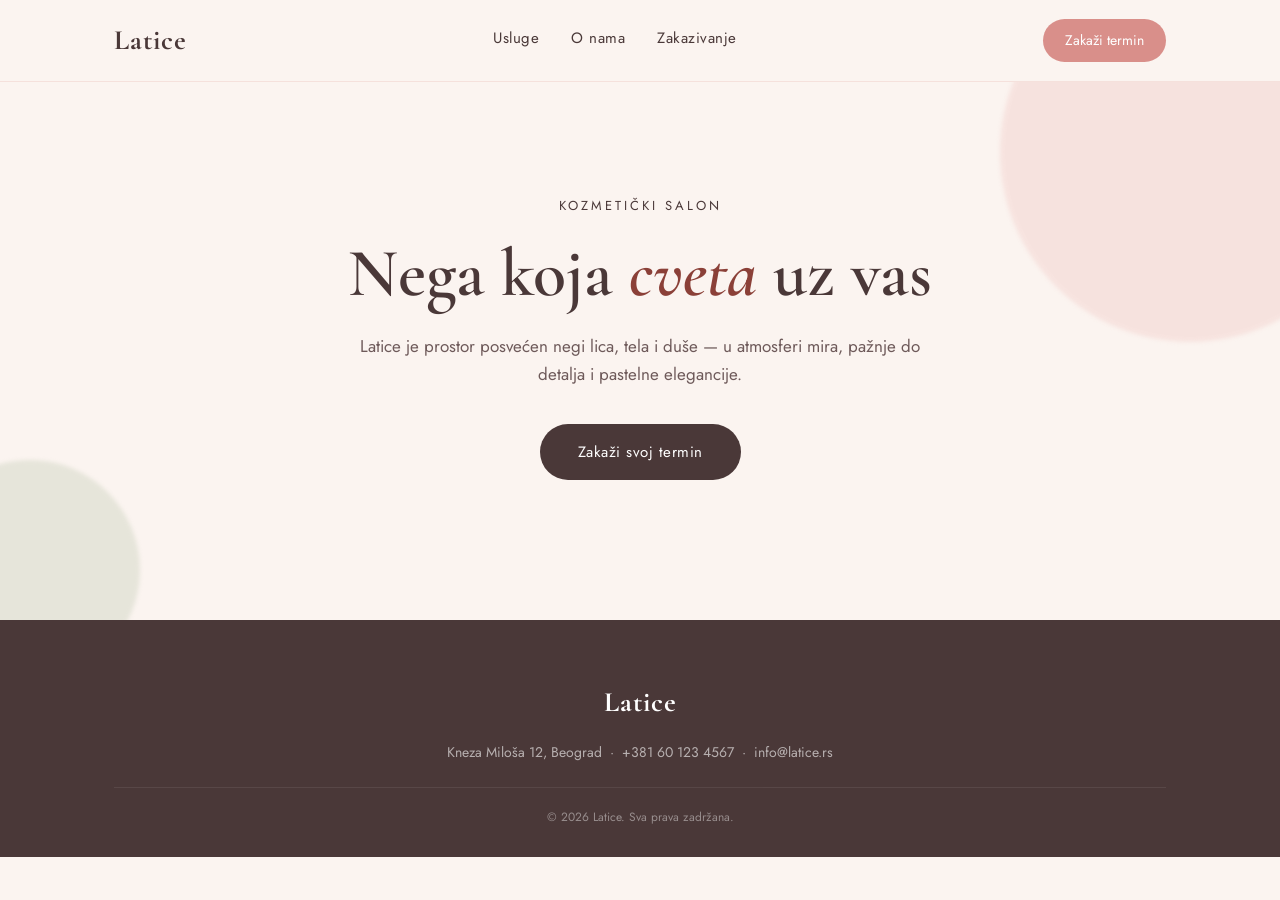
<file: index.html>
<!DOCTYPE html>
<html lang="sr">
<head>
<meta charset="UTF-8">
<meta name="viewport" content="width=device-width, initial-scale=1.0">
<meta name="color-scheme" content="light only">
<meta name="description" content="Latice — kozmetički salon sa online zakazivanjem. Nega lica, masaža tela, manikir i pedikir.">
<title>Latice — Kozmetički salon | Početna</title>
<link rel="preconnect" href="https://fonts.googleapis.com">
<link href="https://fonts.googleapis.com/css2?family=Cormorant+Garamond:wght@400;500;600;700&family=Jost:wght@300;400;500;600&display=swap" rel="stylesheet">
<link rel="stylesheet" href="style.css">
</head>
<body>

<nav>
  <div class="container">
    <a href="index.html" class="logo" style="text-decoration:none;">Latice</a>

    <div class="nav-links">
      <a href="usluge.html">Usluge</a>
      <a href="o-nama.html">O nama</a>
      <a href="zakazivanje.html">Zakazivanje</a>
    </div>

    <a href="zakazivanje.html" class="btn-nav">Zakaži termin</a>

    <button class="mobile-menu-btn" id="mobileMenuBtn" onclick="toggleMobileMenu()" aria-label="Otvori meni">
      <span></span>
      <span></span>
      <span></span>
    </button>
  </div>

  <div class="mobile-menu" id="mobileMenu">
    <a href="usluge.html">Usluge</a>
    <a href="o-nama.html">O nama</a>
    <a href="zakazivanje.html">Zakazivanje</a>
    <a href="zakazivanje.html" class="mobile-booking">Zakaži termin</a>
  </div>
</nav>
<section class="hero">
  <div class="hero-blob blob1"></div>
  <div class="hero-blob blob2"></div>
  <div class="container hero-content">
    <span class="eyebrow">Kozmetički salon</span>
    <h1>Nega koja <em>cveta</em> uz vas</h1>
    <p>Latice je prostor posvećen negi lica, tela i duše — u atmosferi mira, pažnje do detalja i pastelne elegancije.</p>
    <a href="zakazivanje.html" class="btn-primary">Zakaži svoj termin</a>
  </div>
</section>

<footer>
  <div class="container">
    <div class="logo">Latice</div>
    <p>Kneza Miloša 12, Beograd &nbsp;·&nbsp; +381 60 123 4567 &nbsp;·&nbsp; info@latice.rs</p>
    <div class="foot-bottom">© 2026 Latice. Sva prava zadržana.</div>
  </div>
</footer>

<script src="script.js"></script>
</body>
</html>
</file>
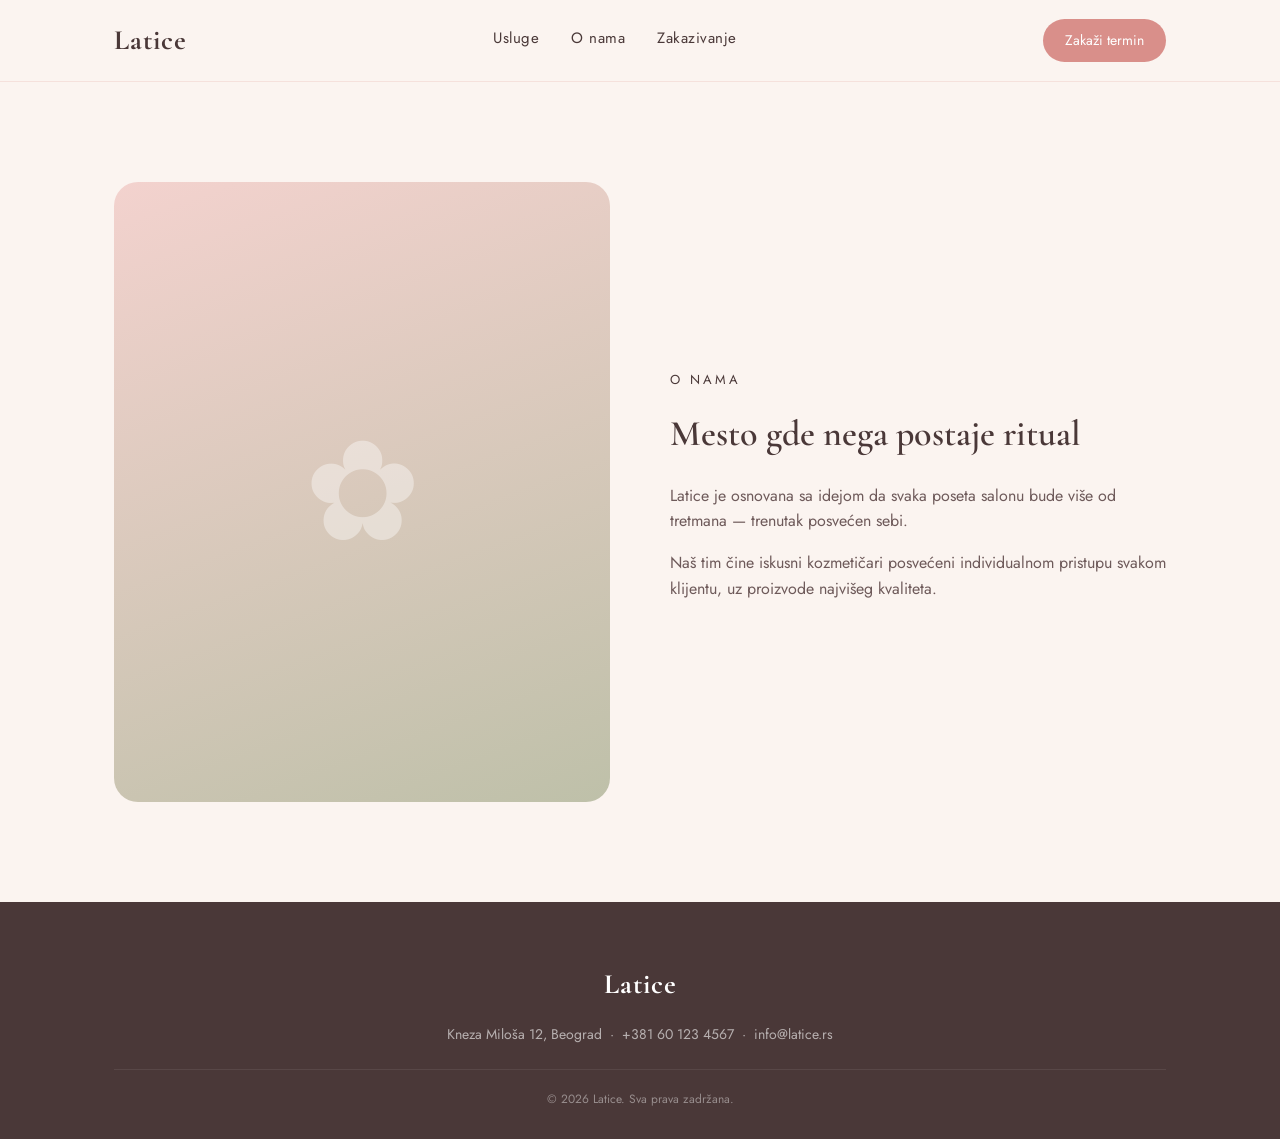
<file: o-nama.html>
<!DOCTYPE html>
<html lang="sr">
<head>
<meta charset="UTF-8">
<meta name="viewport" content="width=device-width, initial-scale=1.0">
<meta name="color-scheme" content="light only">
<meta name="description" content="Upoznajte tim salona Latice — posvećeni nezi lica, tela i duše u Zrenjaninu.">
<title>O nama — Latice</title>
<link rel="preconnect" href="https://fonts.googleapis.com">
<link href="https://fonts.googleapis.com/css2?family=Cormorant+Garamond:wght@400;500;600;700&family=Jost:wght@300;400;500;600&display=swap" rel="stylesheet">
<link rel="stylesheet" href="style.css">
</head>
<body>

<nav>
  <div class="container">
    <a href="index.html" class="logo" style="text-decoration:none;">Latice</a>

    <div class="nav-links">
      <a href="usluge.html">Usluge</a>
      <a href="o-nama.html">O nama</a>
      <a href="zakazivanje.html">Zakazivanje</a>
    </div>

    <a href="zakazivanje.html" class="btn-nav">Zakaži termin</a>

    <button class="mobile-menu-btn" id="mobileMenuBtn" onclick="toggleMobileMenu()" aria-label="Otvori meni">
      <span></span>
      <span></span>
      <span></span>
    </button>
  </div>

  <div class="mobile-menu" id="mobileMenu">
    <a href="usluge.html">Usluge</a>
    <a href="o-nama.html">O nama</a>
    <a href="zakazivanje.html">Zakazivanje</a>
    <a href="zakazivanje.html" class="mobile-booking">Zakaži termin</a>
  </div>
</nav>
<section class="about reveal" id="o-nama">
  <div class="container about-grid">
    <div class="about-visual"></div>
    <div class="about-text">
      <span class="eyebrow">O nama</span>
      <h2>Mesto gde nega postaje ritual</h2>
      <p>Latice je osnovana sa idejom da svaka poseta salonu bude više od tretmana — trenutak posvećen sebi.</p>
      <p>Naš tim čine iskusni kozmetičari posvećeni individualnom pristupu svakom klijentu, uz proizvode najvišeg kvaliteta.</p>
    </div>
  </div>
</section>

<footer>
  <div class="container">
    <div class="logo">Latice</div>
    <p>Kneza Miloša 12, Beograd &nbsp;·&nbsp; +381 60 123 4567 &nbsp;·&nbsp; info@latice.rs</p>
    <div class="foot-bottom">© 2026 Latice. Sva prava zadržana.</div>
  </div>
</footer>

<script src="script.js"></script>
</body>
</html>
</file>
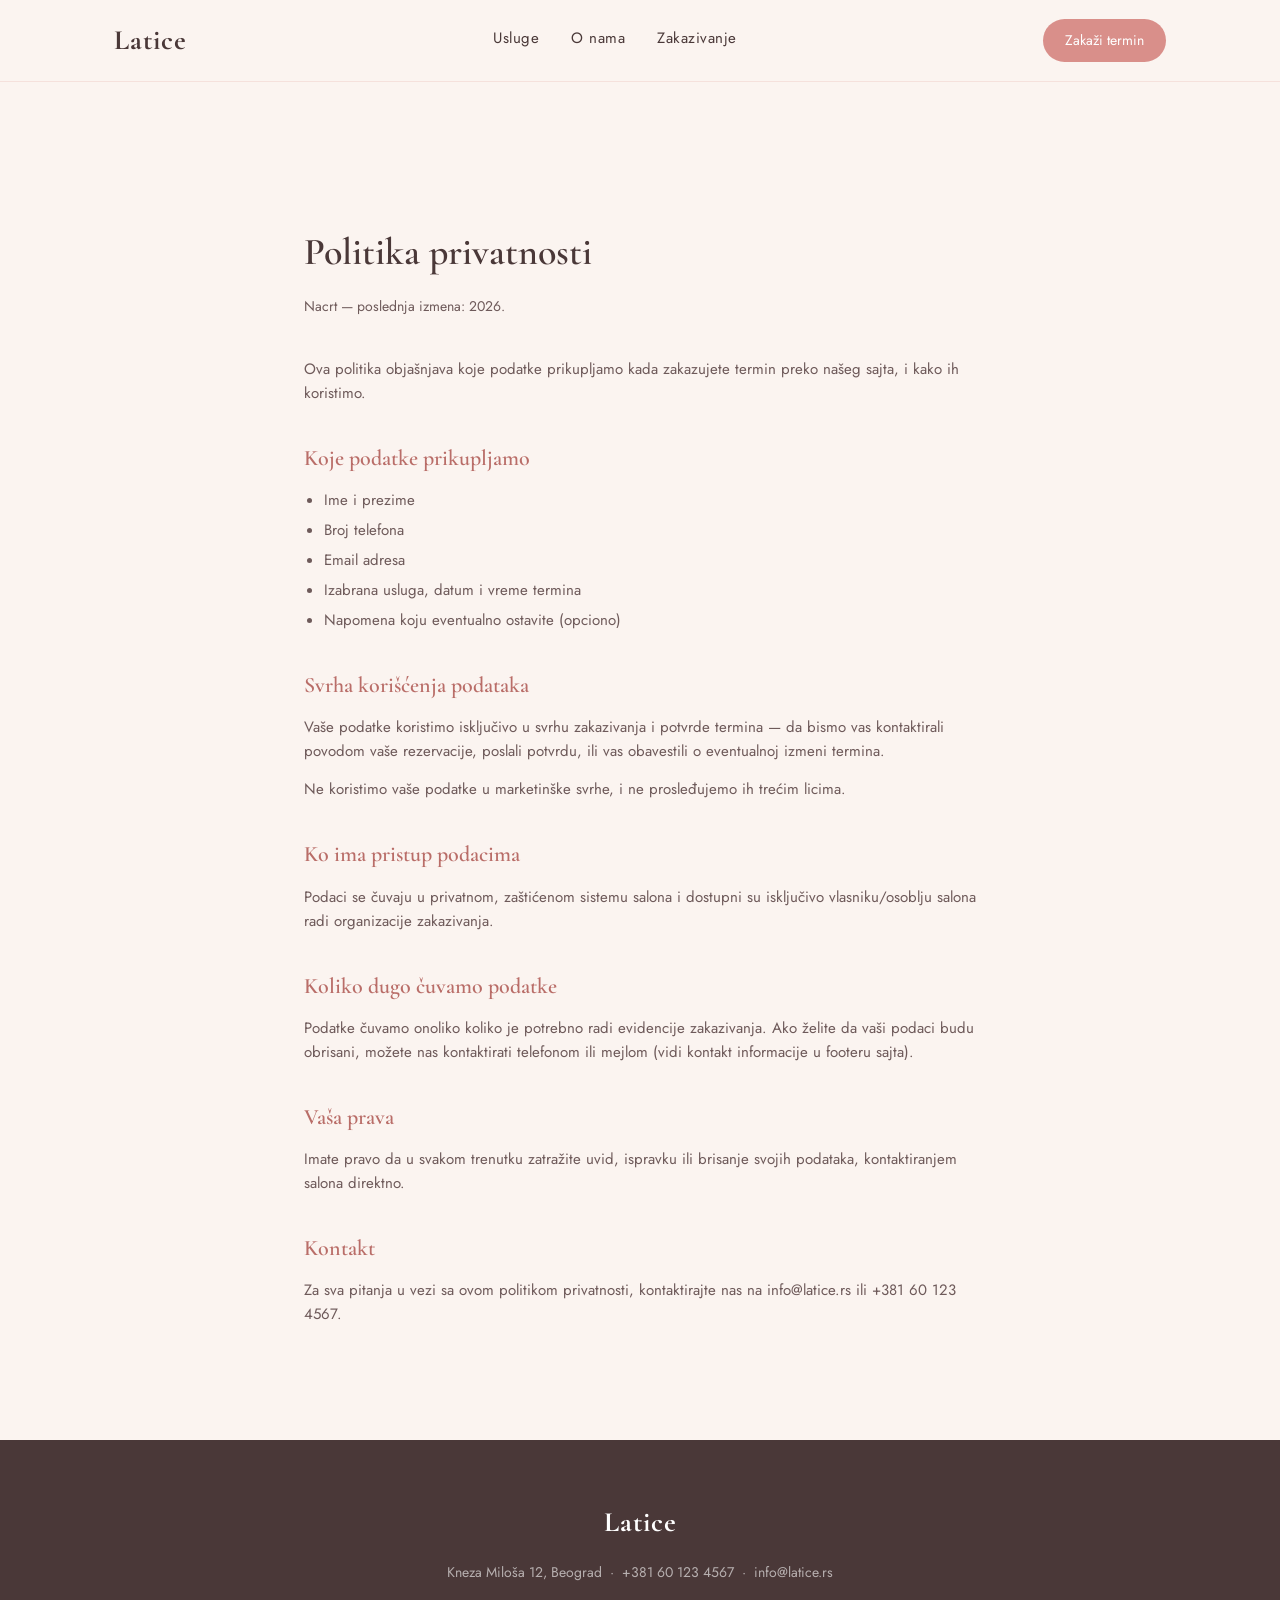
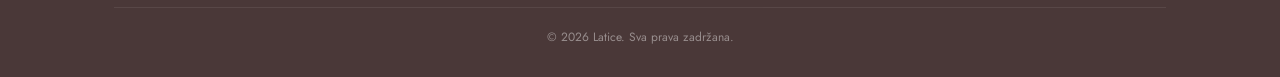
<file: politika-privatnosti.html>
<!DOCTYPE html>
<html lang="sr">
<head>
<meta charset="UTF-8">
<meta name="viewport" content="width=device-width, initial-scale=1.0">
<meta name="color-scheme" content="light only">
<meta name="description" content="Politika privatnosti — Latice. Kako koristimo podatke koje nam ostavite pri zakazivanju termina.">
<title>Politika privatnosti — Latice</title>
<link rel="preconnect" href="https://fonts.googleapis.com">
<link href="https://fonts.googleapis.com/css2?family=Cormorant+Garamond:wght@400;500;600;700&family=Jost:wght@300;400;500;600&display=swap" rel="stylesheet">
<link rel="stylesheet" href="style.css">
<style>
  .policy-section { padding: 140px 0 100px; }
  .policy-section .container { max-width: 720px; }
  .policy-section h1 { font-size: 38px; margin-bottom: 12px; }
  .policy-section .updated { color: var(--plum-soft); font-size: 14px; margin-bottom: 40px; }
  .policy-section h3 { font-size: 22px; margin: 36px 0 12px; color: var(--rose-dark); }
  .policy-section p { color: var(--plum-soft); font-size: 15px; margin-bottom: 14px; }
  .policy-section ul { margin: 0 0 14px 20px; color: var(--plum-soft); font-size: 15px; }
  .policy-section li { margin-bottom: 6px; }
</style>
</head>
<body>

<nav>
  <div class="container">
    <a href="index.html" class="logo" style="text-decoration:none;">Latice</a>

    <div class="nav-links">
      <a href="usluge.html">Usluge</a>
      <a href="o-nama.html">O nama</a>
      <a href="zakazivanje.html">Zakazivanje</a>
    </div>

    <a href="zakazivanje.html" class="btn-nav">Zakaži termin</a>

    <button class="mobile-menu-btn" id="mobileMenuBtn" onclick="toggleMobileMenu()" aria-label="Otvori meni">
      <span></span>
      <span></span>
      <span></span>
    </button>
  </div>

  <div class="mobile-menu" id="mobileMenu">
    <a href="usluge.html">Usluge</a>
    <a href="o-nama.html">O nama</a>
    <a href="zakazivanje.html">Zakazivanje</a>
    <a href="zakazivanje.html" class="mobile-booking">Zakaži termin</a>
  </div>
</nav>

<section class="policy-section">
  <div class="container">
    <h1>Politika privatnosti</h1>
    <p class="updated">Nacrt — poslednja izmena: 2026.</p>

    <p>Ova politika objašnjava koje podatke prikupljamo kada zakazujete termin preko našeg sajta, i kako ih koristimo.</p>

    <h3>Koje podatke prikupljamo</h3>
    <ul>
      <li>Ime i prezime</li>
      <li>Broj telefona</li>
      <li>Email adresa</li>
      <li>Izabrana usluga, datum i vreme termina</li>
      <li>Napomena koju eventualno ostavite (opciono)</li>
    </ul>

    <h3>Svrha korišćenja podataka</h3>
    <p>Vaše podatke koristimo isključivo u svrhu zakazivanja i potvrde termina — da bismo vas kontaktirali povodom vaše rezervacije, poslali potvrdu, ili vas obavestili o eventualnoj izmeni termina.</p>
    <p>Ne koristimo vaše podatke u marketinške svrhe, i ne prosleđujemo ih trećim licima.</p>

    <h3>Ko ima pristup podacima</h3>
    <p>Podaci se čuvaju u privatnom, zaštićenom sistemu salona i dostupni su isključivo vlasniku/osoblju salona radi organizacije zakazivanja.</p>

    <h3>Koliko dugo čuvamo podatke</h3>
    <p>Podatke čuvamo onoliko koliko je potrebno radi evidencije zakazivanja. Ako želite da vaši podaci budu obrisani, možete nas kontaktirati telefonom ili mejlom (vidi kontakt informacije u footeru sajta).</p>

    <h3>Vaša prava</h3>
    <p>Imate pravo da u svakom trenutku zatražite uvid, ispravku ili brisanje svojih podataka, kontaktiranjem salona direktno.</p>

    <h3>Kontakt</h3>
    <p>Za sva pitanja u vezi sa ovom politikom privatnosti, kontaktirajte nas na info@latice.rs ili +381 60 123 4567.</p>
  </div>
</section>

<footer>
  <div class="container">
    <div class="logo">Latice</div>
    <p>Kneza Miloša 12, Beograd &nbsp;·&nbsp; +381 60 123 4567 &nbsp;·&nbsp; info@latice.rs</p>
    <div class="foot-bottom">© 2026 Latice. Sva prava zadržana.</div>
  </div>
</footer>

<script src="script.js"></script>
</body>
</html>
</file>
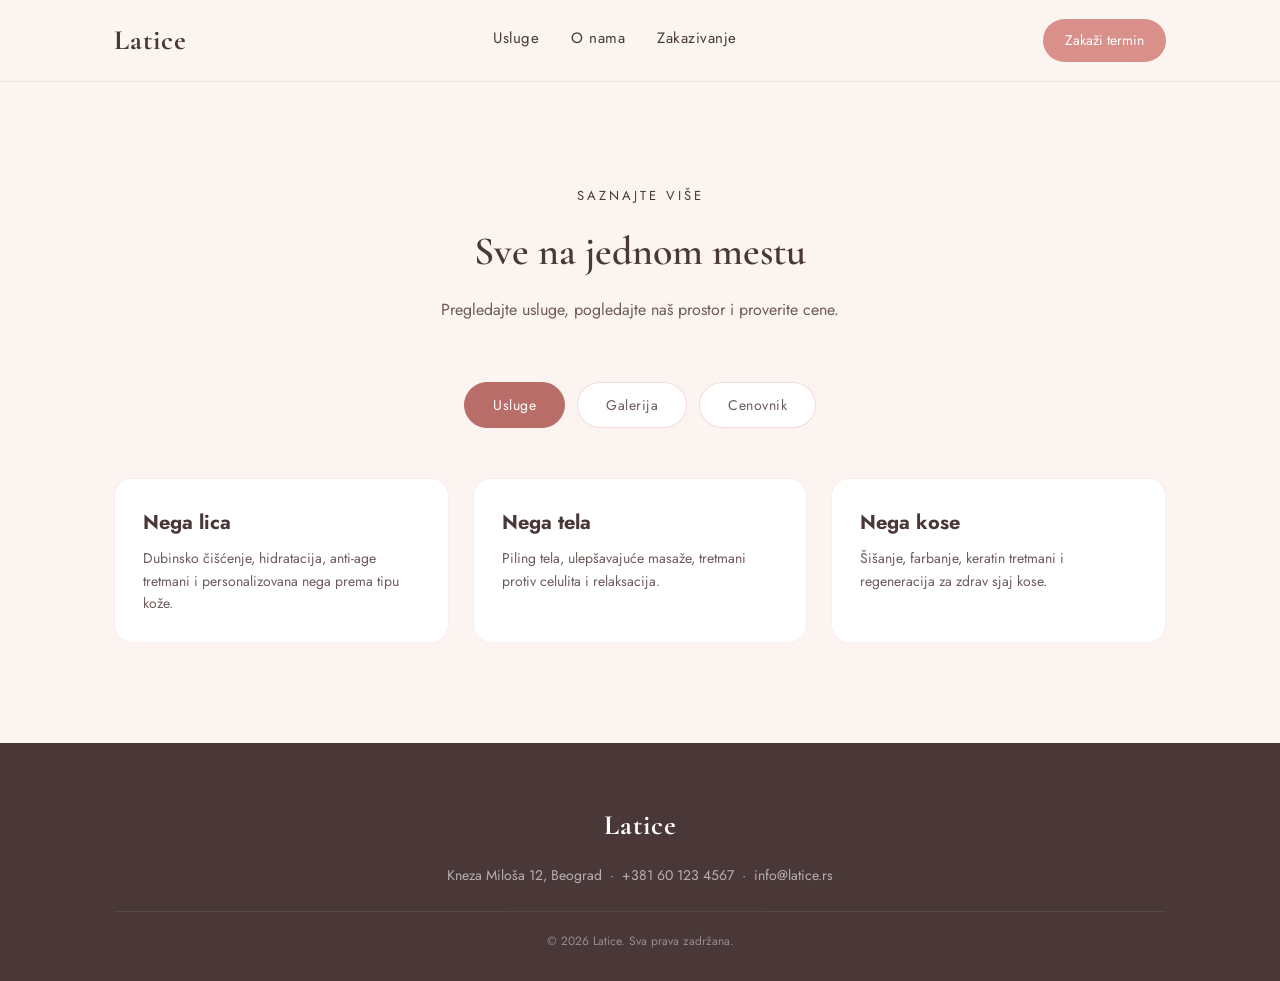
<file: usluge.html>
<!DOCTYPE html>
<html lang="sr">
<head>
<meta charset="UTF-8">
<meta name="viewport" content="width=device-width, initial-scale=1.0">
<meta name="color-scheme" content="light only">
<meta name="description" content="Pregledajte usluge, galeriju i cenovnik salona Latice — nega lica, masaža tela, manikir i pedikir.">
<title>Usluge i cenovnik — Latice</title>
<link rel="preconnect" href="https://fonts.googleapis.com">
<link href="https://fonts.googleapis.com/css2?family=Cormorant+Garamond:wght@400;500;600;700&family=Jost:wght@300;400;500;600&display=swap" rel="stylesheet">
<link rel="stylesheet" href="style.css">
</head>
<body>

<nav>
  <div class="container">
    <a href="index.html" class="logo" style="text-decoration:none;">Latice</a>

    <div class="nav-links">
      <a href="usluge.html">Usluge</a>
      <a href="o-nama.html">O nama</a>
      <a href="zakazivanje.html">Zakazivanje</a>
    </div>

    <a href="zakazivanje.html" class="btn-nav">Zakaži termin</a>

    <button class="mobile-menu-btn" id="mobileMenuBtn" onclick="toggleMobileMenu()" aria-label="Otvori meni">
      <span></span>
      <span></span>
      <span></span>
    </button>
  </div>

  <div class="mobile-menu" id="mobileMenu">
    <a href="usluge.html">Usluge</a>
    <a href="o-nama.html">O nama</a>
    <a href="zakazivanje.html">Zakazivanje</a>
    <a href="zakazivanje.html" class="mobile-booking">Zakaži termin</a>
  </div>
</nav>

<section class="tabs-section reveal" id="detalji">
  <div class="container">
    <div class="section-head">
      <span class="eyebrow">Saznajte više</span>
      <h2>Sve na jednom mestu</h2>
      <p>Pregledajte usluge, pogledajte naš prostor i proverite cene.</p>
    </div>

    <div class="tab-nav">
      <button class="tab-btn active" data-tab="usluge-tab">Usluge</button>
      <button class="tab-btn" data-tab="galerija-tab">Galerija</button>
      <button class="tab-btn" data-tab="cenovnik-tab">Cenovnik</button>
    </div>

    <!-- TAB 1: USLUGE -->
    <div class="tab-panel active" id="usluge-tab">
      <div class="subservice-grid">
        <div class="subservice-card">
          <h4>Nega lica</h4>
          <p>Dubinsko čišćenje, hidratacija, anti-age tretmani i personalizovana nega prema tipu kože.</p>
        </div>
        <div class="subservice-card">
          <h4>Nega tela</h4>
          <p>Piling tela, ulepšavajuće masaže, tretmani protiv celulita i relaksacija.</p>
        </div>
        <div class="subservice-card">
          <h4>Nega kose</h4>
          <p>Šišanje, farbanje, keratin tretmani i regeneracija za zdrav sjaj kose.</p>
        </div>
      </div>
    </div>

    <!-- TAB 2: GALERIJA -->
    <div class="tab-panel" id="galerija-tab">
      <div class="gallery-grid">
        <div class="gallery-item">✿</div>
        <div class="gallery-item">✿</div>
        <div class="gallery-item">✿</div>
        <div class="gallery-item">✿</div>
        <div class="gallery-item">✿</div>
        <div class="gallery-item">✿</div>
      </div>
    </div>

    <!-- TAB 3: CENOVNIK -->
    <div class="tab-panel" id="cenovnik-tab">
      <div class="price-table">
        <div class="price-group-title">Nega lica</div>
        <div class="price-row"><span class="price-service">Klasično čišćenje lica</span><span class="price-amount">2.500 din</span></div>
        <div class="price-row"><span class="price-service">Anti-age tretman</span><span class="price-amount">4.200 din</span></div>
        <div class="price-row"><span class="price-service">Hidratantna maska</span><span class="price-amount">1.800 din</span></div>

        <div class="price-group-title">Nega tela</div>
        <div class="price-row"><span class="price-service">Relaks masaža (60 min)</span><span class="price-amount">3.200 din</span></div>
        <div class="price-row"><span class="price-service">Anticelulit tretman</span><span class="price-amount">3.800 din</span></div>
        <div class="price-row"><span class="price-service">Piling tela</span><span class="price-amount">2.200 din</span></div>

        <div class="price-group-title">Nega kose</div>
        <div class="price-row"><span class="price-service">Šišanje</span><span class="price-amount">1.500 din</span></div>
        <div class="price-row"><span class="price-service">Farbanje</span><span class="price-amount">3.500 din</span></div>
        <div class="price-row"><span class="price-service">Keratin tretman</span><span class="price-amount">6.000 din</span></div>
      </div>
    </div>
  </div>
</section>

<footer>
  <div class="container">
    <div class="logo">Latice</div>
    <p>Kneza Miloša 12, Beograd &nbsp;·&nbsp; +381 60 123 4567 &nbsp;·&nbsp; info@latice.rs</p>
    <div class="foot-bottom">© 2026 Latice. Sva prava zadržana.</div>
  </div>
</footer>

<script src="script.js"></script>
</body>
</html>
</file>
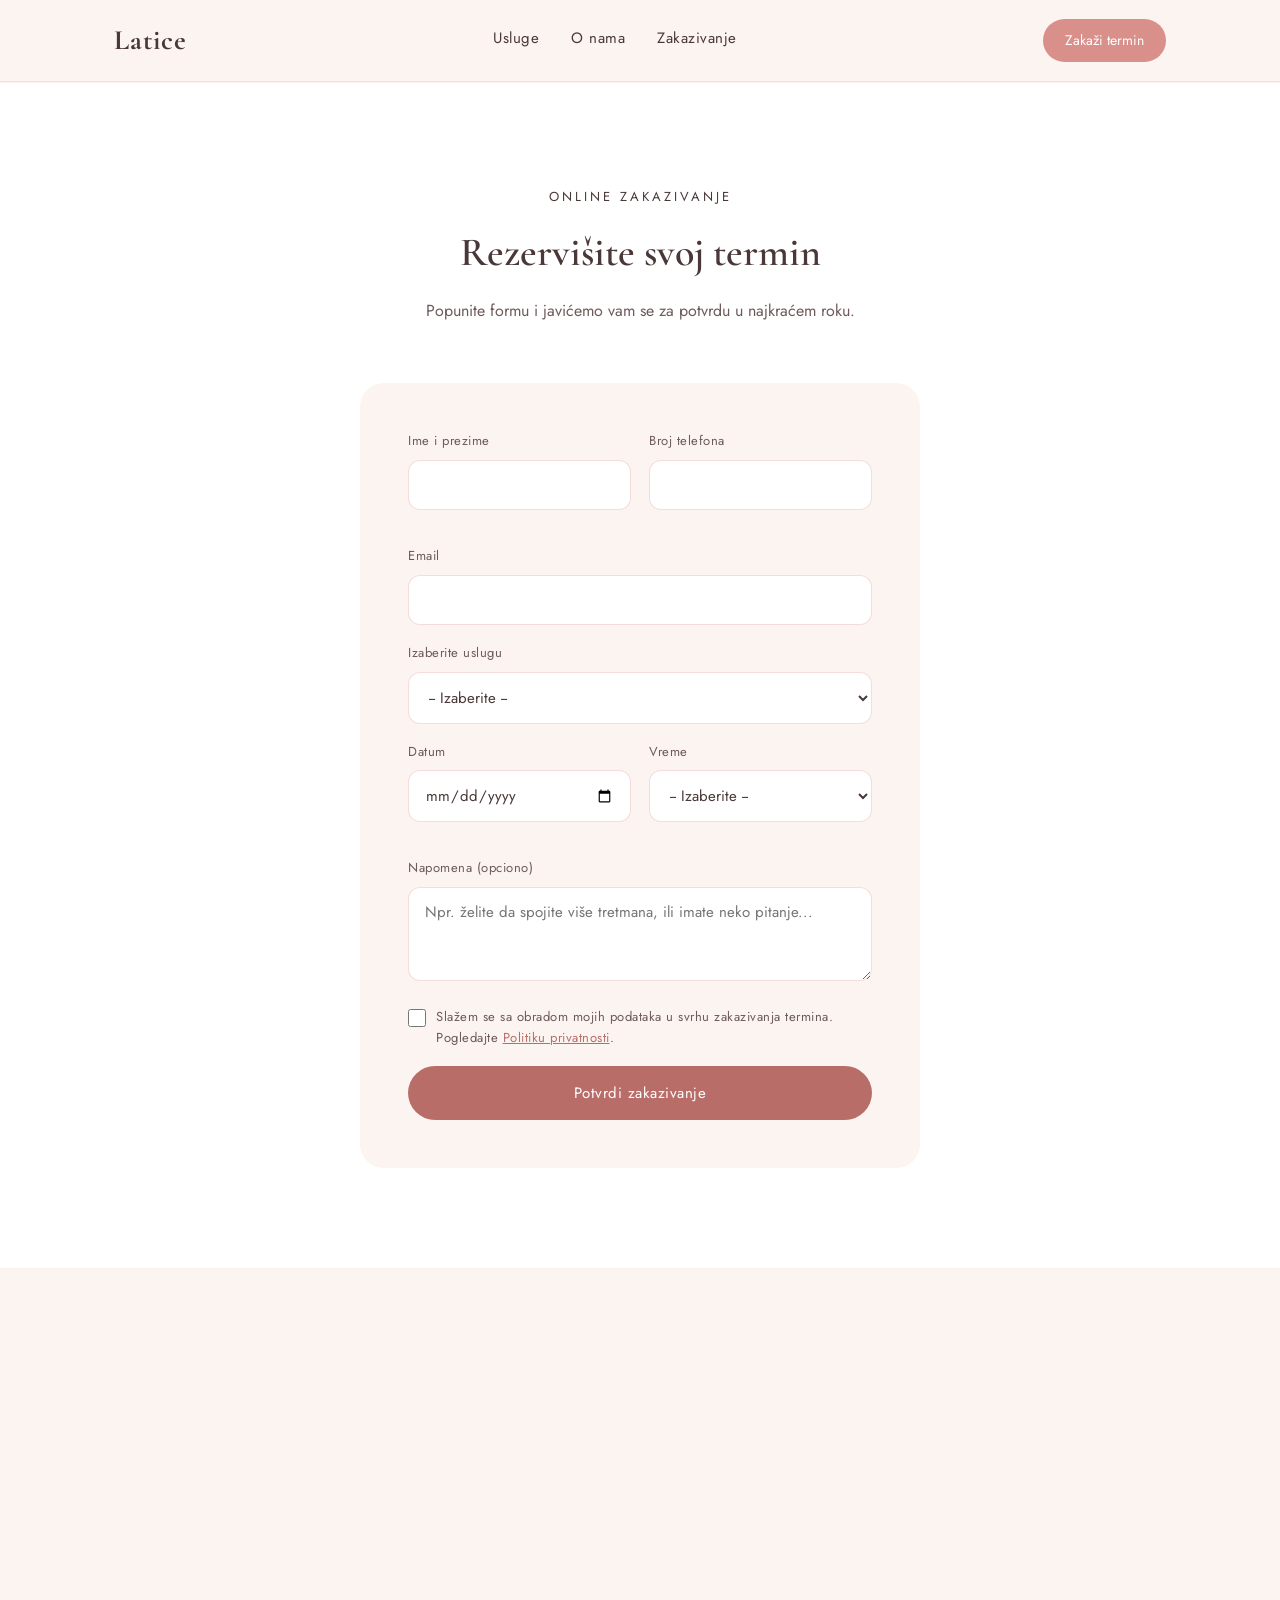
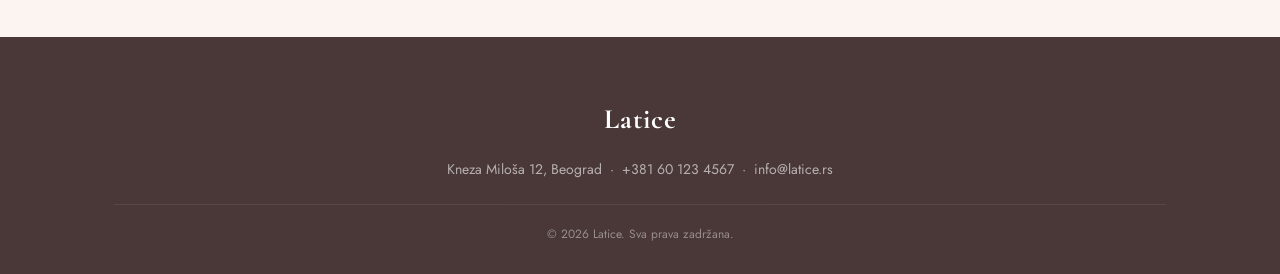
<file: zakazivanje.html>
<!DOCTYPE html>
<html lang="sr">
<head>
<meta charset="UTF-8">
<meta name="viewport" content="width=device-width, initial-scale=1.0">
<meta name="color-scheme" content="light only">
<meta name="description" content="Zakažite termin online u salonu Latice — brzo i jednostavno, birajte uslugu, datum i vreme.">
<title>Zakazivanje termina — Latice</title>
<link rel="preconnect" href="https://fonts.googleapis.com">
<link href="https://fonts.googleapis.com/css2?family=Cormorant+Garamond:wght@400;500;600;700&family=Jost:wght@300;400;500;600&display=swap" rel="stylesheet">
<link rel="stylesheet" href="style.css">
</head>
<body>

<nav>
  <div class="container">
    <a href="index.html" class="logo" style="text-decoration:none;">Latice</a>

    <div class="nav-links">
      <a href="usluge.html">Usluge</a>
      <a href="o-nama.html">O nama</a>
      <a href="zakazivanje.html">Zakazivanje</a>
    </div>

    <a href="zakazivanje.html" class="btn-nav">Zakaži termin</a>

    <button class="mobile-menu-btn" id="mobileMenuBtn" onclick="toggleMobileMenu()" aria-label="Otvori meni">
      <span></span>
      <span></span>
      <span></span>
    </button>
  </div>

  <div class="mobile-menu" id="mobileMenu">
    <a href="usluge.html">Usluge</a>
    <a href="o-nama.html">O nama</a>
    <a href="zakazivanje.html">Zakazivanje</a>
    <a href="zakazivanje.html" class="mobile-booking">Zakaži termin</a>
  </div>
</nav>

<section class="booking reveal" id="zakazivanje">
  <div class="container">
    <div class="section-head">
      <span class="eyebrow">Online zakazivanje</span>
      <h2>Rezervišite svoj termin</h2>
      <p>Popunite formu i javićemo vam se za potvrdu u najkraćem roku.</p>
    </div>

    <div class="booking-box">
      <form id="bookingForm">
        <div class="form-row">
          <div class="form-group">
            <label for="ime">Ime i prezime</label>
            <input type="text" id="ime" name="Ime i prezime" required>
          </div>
          <div class="form-group">
            <label for="telefon">Broj telefona</label>
            <input type="tel" id="telefon" name="Broj telefona" required>
          </div>
        </div>

        <div class="form-group">
          <label for="email">Email</label>
          <input type="email" id="email" name="Email" required>
        </div>

        <div class="form-group">
          <label for="usluga">Izaberite uslugu</label>
          <select id="usluga" name="Usluga" required>
            <option value="">-- Izaberite --</option>
            <option value="Nega lica">Nega lica</option>
            <option value="Masaža tela">Masaža tela</option>
            <option value="Manikir & Pedikir">Manikir &amp; Pedikir</option>
          </select>
        </div>

        <div class="form-row">
          <div class="form-group">
            <label for="datum">Datum</label>
            <input type="date" id="datum" name="Datum" required>
          </div>
          <div class="form-group">
            <label for="vreme">Vreme</label>
            <select id="vreme" name="Vreme" required>
              <option value="">-- Izaberite --</option>
            </select>
          </div>
        </div>

        <div class="form-group">
          <label for="napomena">Napomena (opciono)</label>
          <textarea id="napomena" name="Poruka klijenta" rows="3" placeholder="Npr. želite da spojite više tretmana, ili imate neko pitanje..."></textarea>
        </div>

        <div class="form-group checkbox-group">
          <label for="pristanak">
            <input type="checkbox" id="pristanak" name="Pristanak" required>
            <span>Slažem se sa obradom mojih podataka u svrhu zakazivanja termina. Pogledajte <a href="politika-privatnosti.html" target="_blank">Politiku privatnosti</a>.</span>
          </label>
        </div>

        <button type="submit" class="btn-submit">Potvrdi zakazivanje</button>
      </form>

      <div class="confirmation" id="confirmationMsg">
        Hvala! Vaš termin je uspešno poslat — kontaktiraćemo vas uskoro za potvrdu.
      </div>
    </div>
  </div>
</section>

<section class="map-section">
  <div class="container">
    <iframe
      src="https://www.google.com/maps?q=45.39021680141273,20.366504068951826&z=16&output=embed"
      width="100%"
      height="300"
      style="border:0; border-radius: 16px;"
      allowfullscreen=""
      loading="lazy">
    </iframe>
  </div>
</section>

<footer>
  <div class="container">
    <div class="logo">Latice</div>
    <p>Kneza Miloša 12, Beograd &nbsp;·&nbsp; +381 60 123 4567 &nbsp;·&nbsp; info@latice.rs</p>
    <div class="foot-bottom">© 2026 Latice. Sva prava zadržana.</div>
  </div>
</footer>

<script src="script.js"></script>
</body>
</html>
</file>
<file: style.css>
:root {
    --cream: #FBF4F0;
    --white: #FFFFFF;
    --blush: #F3D2CE;
    --rose: #D98F8A;
    --rose-dark: #B96D68;
    --sage: #A9B99A;
    --plum: #4A3838;
    --plum-soft: #6E5A5A;
  }

  * { margin: 0; padding: 0; box-sizing: border-box; }

  html {
    scroll-behavior: smooth;
    color-scheme: light;
  }

  body {
    font-family: 'Jost', sans-serif;
    background: var(--cream);
    color: var(--plum);
    line-height: 1.6;
  }

  h1, h2, h3 {
    font-family: 'Cormorant Garamond', serif;
    font-weight: 600;
    color: var(--plum);
  }

  a { text-decoration: none; color: inherit; }

  .container {
    max-width: 1100px;
    margin: 0 auto;
    padding: 0 24px;
  }

  /* ---------- NAV ---------- */
  nav {
    position: sticky;
    top: 0;
    background: rgba(251, 244, 240, 0.9);
    backdrop-filter: blur(8px);
    z-index: 100;
    border-bottom: 1px solid rgba(217, 143, 138, 0.2);
  }

  nav .container {
    display: flex;
    justify-content: space-between;
    align-items: center;
    padding-top: 18px;
    padding-bottom: 18px;
  }

  .logo {
    font-family: 'Cormorant Garamond', serif;
    font-size: 28px;
    font-weight: 700;
    letter-spacing: 1px;
  }

  .nav-links {
    display: flex;
    gap: 32px;
    font-size: 15px;
    letter-spacing: 0.5px;
  }

  .nav-links a {
    position: relative;
    padding-bottom: 4px;
  }

  .nav-links a::after {
    content: '';
    position: absolute;
    left: 0; bottom: 0;
    width: 0%; height: 1px;
    background: var(--rose-dark);
    transition: width 0.3s ease;
  }

  .nav-links a:hover::after { width: 100%; }

  .btn-nav {
    background: var(--rose);
    color: white !important;
    padding: 10px 22px;
    border-radius: 30px;
    font-size: 14px;
    transition: background 0.3s ease;
  }

  .btn-nav:hover { background: var(--rose-dark); }

  /* ---------- HERO ---------- */
  .hero {
    position: relative;
    padding: 110px 0 140px;
    overflow: hidden;
  }

  .hero-blob {
    position: absolute;
    border-radius: 50%;
    opacity: 0.5;
    filter: blur(2px);
    animation: lebdenje 10s ease-in-out infinite;
  }

  @keyframes lebdenje {
    0%, 100% { transform: translate(0, 0); }
    50% { transform: translate(-16px, 18px); }
  }

  .blob1 {
    width: 380px; height: 380px;
    background: var(--blush);
    top: -120px; right: -100px;
  }

  .blob2 {
    width: 220px; height: 220px;
    background: var(--sage);
    opacity: 0.25;
    bottom: -60px; left: -80px;
    animation-delay: -5s;
  }

  .hero-content {
    position: relative;
    z-index: 2;
    text-align: center;
    max-width: 640px;
    margin: 0 auto;
  }

  .eyebrow {
    display: inline-block;
    font-size: 13px;
    letter-spacing: 3px;
    text-transform: uppercase;
    color: var(--plum);
    margin-bottom: 20px;
  }

  .hero h1 {
    font-size: clamp(42px, 7vw, 68px);
    line-height: 1.1;
    margin-bottom: 22px;
  }

  .hero h1 em {
    font-style: italic;
    color: #8B4038;
  }

  .hero p {
    font-size: 17px;
    color: var(--plum-soft);
    margin-bottom: 36px;
  }

  .btn-primary {
    display: inline-block;
    background: var(--plum);
    color: white;
    padding: 16px 38px;
    border-radius: 30px;
    font-size: 15px;
    letter-spacing: 0.5px;
    transition: transform 0.3s ease, background 0.3s ease;
  }

  .btn-primary:hover {
    background: var(--rose-dark);
    transform: translateY(-2px);
  }

  /* ---------- SECTION LABEL ---------- */
  .section-head {
    text-align: center;
    max-width: 520px;
    margin: 0 auto 60px;
  }

  .section-head .eyebrow { margin-bottom: 12px; }
  .section-head h2 { font-size: 40px; margin-bottom: 14px; }
  .section-head p { color: var(--plum-soft); font-size: 16px; }

  /* ---------- SERVICES ---------- */
  .services { padding: 100px 0; }

  .services-grid {
    display: grid;
    grid-template-columns: repeat(3, 1fr);
    gap: 28px;
  }

  .service-card {
    background: var(--white);
    border-radius: 20px;
    padding: 36px 28px;
    border: 1px solid rgba(217,143,138,0.15);
    transition: transform 0.3s ease, box-shadow 0.3s ease;
  }

  .service-card:hover {
    transform: translateY(-6px);
    box-shadow: 0 20px 40px rgba(217,143,138,0.15);
  }

  .service-icon {
    width: 48px; height: 48px;
    border-radius: 50%;
    background: var(--blush);
    display: flex; align-items: center; justify-content: center;
    font-size: 22px;
    margin-bottom: 20px;
  }

  .service-card h3 { font-size: 24px; margin-bottom: 10px; }
  .service-card p { font-size: 14px; color: var(--plum-soft); margin-bottom: 16px; }
  .service-price { font-size: 15px; color: var(--rose-dark); font-weight: 600; }

  /* ---------- TABS ---------- */
  .tabs-section { padding: 100px 0; }

  .tab-nav {
    display: flex;
    justify-content: center;
    gap: 12px;
    margin-bottom: 50px;
    flex-wrap: wrap;
  }

  .tab-btn {
    background: var(--white);
    border: 1px solid rgba(217,143,138,0.3);
    color: var(--plum-soft);
    padding: 12px 28px;
    border-radius: 30px;
    font-family: 'Jost', sans-serif;
    font-size: 14px;
    letter-spacing: 0.5px;
    cursor: pointer;
    transition: all 0.3s ease;
  }

  .tab-btn:hover { border-color: var(--rose); }

  .tab-btn.active {
    background: var(--rose-dark);
    color: white;
    border-color: var(--rose-dark);
  }

  .tab-panel { display: none; }
  .tab-panel.active { display: block; animation: fadeIn 0.4s ease; }

  @keyframes fadeIn {
    from { opacity: 0; transform: translateY(8px); }
    to { opacity: 1; transform: translateY(0); }
  }

  /* Usluge sub-grid unutar taba */
  .subservice-grid {
    display: grid;
    grid-template-columns: repeat(3, 1fr);
    gap: 24px;
  }

  .subservice-card {
    background: var(--white);
    border-radius: 18px;
    padding: 28px;
    border: 1px solid rgba(217,143,138,0.15);
  }

  .subservice-card h4 { font-size: 20px; margin-bottom: 8px; }
  .subservice-card p { font-size: 14px; color: var(--plum-soft); }

  /* Galerija */
  .gallery-grid {
    display: grid;
    grid-template-columns: repeat(3, 1fr);
    gap: 16px;
  }

  .gallery-item {
    aspect-ratio: 1;
    border-radius: 16px;
    display: flex;
    align-items: center;
    justify-content: center;
    font-size: 40px;
    color: rgba(255,255,255,0.6);
  }

  .gallery-item:nth-child(1) { background: linear-gradient(140deg, var(--blush), var(--rose)); }
  .gallery-item:nth-child(2) { background: linear-gradient(140deg, var(--sage), var(--blush)); }
  .gallery-item:nth-child(3) { background: linear-gradient(140deg, var(--rose), var(--plum-soft)); }
  .gallery-item:nth-child(4) { background: linear-gradient(140deg, var(--rose-dark), var(--sage)); }
  .gallery-item:nth-child(5) { background: linear-gradient(140deg, var(--blush), var(--sage)); }
  .gallery-item:nth-child(6) { background: linear-gradient(140deg, var(--sage), var(--rose-dark)); }

  /* Cenovnik */
  .price-table {
    background: var(--white);
    border-radius: 20px;
    overflow: hidden;
    border: 1px solid rgba(217,143,138,0.15);
  }

  .price-row {
    display: flex;
    justify-content: space-between;
    align-items: center;
    padding: 18px 32px;
    border-bottom: 1px solid rgba(217,143,138,0.12);
  }

  .price-row:last-child { border-bottom: none; }
  .price-row:nth-child(odd) { background: rgba(243, 210, 206, 0.12); }

  .price-service { font-size: 16px; }
  .price-amount { font-size: 16px; font-weight: 600; color: var(--rose-dark); }

  .price-group-title {
    font-family: 'Cormorant Garamond', serif;
    font-size: 22px;
    padding: 20px 32px 8px;
    color: var(--plum);
  }

  @media (max-width: 768px) {
    .subservice-grid { grid-template-columns: 1fr; }
    .gallery-grid { grid-template-columns: repeat(2, 1fr); }
    .price-row { padding: 14px 20px; flex-wrap: wrap; gap: 4px; }
  }

  /* ---------- BOOKING ---------- */
  .booking {
    background: var(--white);
    padding: 100px 0;
    border-top: 1px solid rgba(217,143,138,0.15);
    border-bottom: 1px solid rgba(217,143,138,0.15);
  }

  .booking-box {
    max-width: 560px;
    margin: 0 auto;
    background: var(--cream);
    border-radius: 24px;
    padding: 48px;
  }

  .form-row {
    display: grid;
    grid-template-columns: 1fr 1fr;
    gap: 18px;
    margin-bottom: 18px;
  }

  .form-group { margin-bottom: 18px; }
  .form-group label {
    display: block;
    font-size: 13px;
    letter-spacing: 0.5px;
    color: var(--plum-soft);
    margin-bottom: 8px;
  }

  .form-group input,
  .form-group select,
  .form-group textarea {
    width: 100%;
    padding: 13px 16px;
    border-radius: 12px;
    border: 1px solid rgba(217,143,138,0.3);
    background: white;
    font-family: 'Jost', sans-serif;
    font-size: 15px;
    color: var(--plum);
  }

  .form-group textarea {
    resize: vertical;
    min-height: 70px;
  }

  .checkbox-group label {
    display: flex;
    align-items: flex-start;
    gap: 10px;
    font-size: 13px;
    color: var(--plum-soft);
    cursor: pointer;
  }

  .checkbox-group input[type="checkbox"] {
    width: 18px;
    height: 18px;
    margin-top: 2px;
    flex-shrink: 0;
    accent-color: var(--rose-dark);
  }

  .checkbox-group a {
    color: var(--rose-dark);
    text-decoration: underline;
  }

  .form-group input:focus,
  .form-group select:focus,
  .form-group textarea:focus {
    outline: 2px solid var(--rose);
    outline-offset: 1px;
  }

  .btn-submit {
    width: 100%;
    background: var(--rose-dark);
    color: white;
    border: none;
    padding: 16px;
    border-radius: 30px;
    font-family: 'Jost', sans-serif;
    font-size: 15px;
    letter-spacing: 0.5px;
    cursor: pointer;
    transition: background 0.3s ease;
  }

  .btn-submit:hover { background: #a15c58; }

  .confirmation {
    display: none;
    text-align: center;
    padding: 20px;
    background: rgba(169, 185, 154, 0.15);
    border-radius: 14px;
    margin-top: 20px;
    color: #5c6b4d;
    font-size: 15px;
  }

  /* Tri stanja poruke potvrde — sad kad JS proverava STVARAN uspeh slanja */
  .confirmation.uspeh {
    background: rgba(169, 185, 154, 0.15);
    color: #5c6b4d;
  }

  .confirmation.upozorenje {
    background: rgba(217, 143, 138, 0.15);
    color: #8B4038;
  }

  .confirmation.greska {
    background: rgba(198, 40, 40, 0.1);
    color: #C62828;
  }

  /* ---------- ABOUT ---------- */
  .about { padding: 100px 0; }

  .about-grid {
    display: grid;
    grid-template-columns: 1fr 1fr;
    gap: 60px;
    align-items: center;
  }

  .about-visual {
    aspect-ratio: 4/5;
    border-radius: 24px;
    background: linear-gradient(160deg, var(--blush), var(--sage) 140%);
    position: relative;
    overflow: hidden;
  }

  .about-visual::after {
    content: '✿';
    position: absolute;
    font-size: 140px;
    color: rgba(255,255,255,0.4);
    top: 50%; left: 50%;
    transform: translate(-50%, -50%);
  }

  .about-text .eyebrow { margin-bottom: 14px; }
  .about-text h2 { font-size: 36px; margin-bottom: 20px; }
  .about-text p { color: var(--plum-soft); margin-bottom: 16px; font-size: 16px; }

  /* ---------- FOOTER ---------- */
  /* ---------- MAPA ---------- */
  .map-section {
    padding: 60px 0 0;
  }

  footer {
    background: var(--plum);
    color: rgba(255,255,255,0.85);
    padding: 60px 0 30px;
    text-align: center;
  }

  footer .logo { color: white; margin-bottom: 16px; }
  footer p { font-size: 14px; opacity: 0.7; margin-bottom: 24px; }
  footer .foot-bottom {
    font-size: 12px;
    opacity: 0.5;
    border-top: 1px solid rgba(255,255,255,0.15);
    padding-top: 20px;
  }

  /* ---------- RESPONSIVE ---------- */
  @media (max-width: 768px) {
    .nav-links { display: none; }
    .services-grid { grid-template-columns: 1fr; }
    .about-grid { grid-template-columns: 1fr; }
    .form-row { grid-template-columns: 1fr; }
    .booking-box { padding: 30px 22px; }
    .about-visual { aspect-ratio: 16/9; }
  }

  /* ---------- SCROLL REVEAL ---------- */
  .reveal {
    opacity: 0;
    transform: translateY(24px);
    transition: opacity 0.4s ease, transform 0.4s ease;
  }

  .reveal.visible {
    opacity: 1;
    transform: translateY(0);
  }

  @media (prefers-reduced-motion: reduce) {
    * { transition: none !important; animation: none !important; }
    .reveal { opacity: 1; transform: none; }
  }
/* =========================================================
   MOBILE RESPONSIVE — LATICE
   ========================================================= */

@media (max-width: 768px) {

  /* ---------- OPŠTE ---------- */

  .container {
    width: 100%;
    padding-left: 18px;
    padding-right: 18px;
  }

  /* ---------- NAV ---------- */

  nav .container {
    padding-top: 14px;
    padding-bottom: 14px;
  }

  .logo {
    font-size: 26px;
  }

  .btn-nav {
    padding: 9px 16px;
    font-size: 13px;
    white-space: nowrap;
  }

  /* ---------- HERO ---------- */

  .hero {
    padding: 75px 0 90px;
    min-height: auto;
  }

  .hero-content {
    width: 100%;
    max-width: 100%;
  }

  .eyebrow {
    font-size: 11px;
    letter-spacing: 2.5px;
    margin-bottom: 16px;
  }

  .hero h1 {
    font-size: clamp(40px, 12vw, 54px);
    line-height: 1.05;
    margin-bottom: 20px;
  }

  .hero p {
    font-size: 15px;
    line-height: 1.7;
    margin-bottom: 30px;
  }

  .btn-primary {
    padding: 14px 28px;
    font-size: 14px;
  }

  .blob1 {
    width: 260px;
    height: 260px;
    right: -130px;
    top: -80px;
  }

  .blob2 {
    width: 160px;
    height: 160px;
    left: -80px;
    bottom: -50px;
  }

  /* ---------- SEKCIJE ---------- */

  .services,
  .tabs-section,
  .booking,
  .about {
    padding-top: 70px;
    padding-bottom: 70px;
  }

  .section-head {
    margin-bottom: 40px;
    padding: 0 5px;
  }

  .section-head h2 {
    font-size: 34px;
    line-height: 1.1;
  }

  .section-head p {
    font-size: 15px;
  }

  /* ---------- SERVICES ---------- */

  .services-grid {
    grid-template-columns: 1fr;
    gap: 18px;
  }

  .service-card {
    padding: 28px 22px;
  }

  .service-card h3 {
    font-size: 22px;
  }

  /* ---------- TABS ---------- */

  .tab-nav {
    gap: 8px;
    margin-bottom: 35px;
  }

  .tab-btn {
    padding: 10px 18px;
    font-size: 13px;
  }

  .subservice-grid {
    grid-template-columns: 1fr;
    gap: 16px;
  }

  .subservice-card {
    padding: 24px 20px;
  }

  /* ---------- GALERIJA ---------- */

  .gallery-grid {
    grid-template-columns: repeat(2, 1fr);
    gap: 10px;
  }

  .gallery-item {
    border-radius: 12px;
    font-size: 30px;
  }

  /* ---------- CENOVNIK ---------- */

  .price-table {
    border-radius: 16px;
  }

  .price-row {
    padding: 14px 16px;
    gap: 8px;
  }

  .price-service {
    font-size: 14px;
    max-width: 75%;
  }

  .price-amount {
    font-size: 14px;
    white-space: nowrap;
  }

  .price-group-title {
    font-size: 20px;
    padding: 18px 16px 8px;
  }

  /* ---------- BOOKING ---------- */

  .booking-box {
    width: 100%;
    padding: 30px 20px;
    border-radius: 20px;
  }

  .form-row {
    grid-template-columns: 1fr;
    gap: 0;
  }

  .form-group input,
  .form-group select,
  .form-group textarea {
    font-size: 16px;
    padding: 13px 14px;
  }

  .btn-submit {
    padding: 15px;
  }

  /* ---------- ABOUT ---------- */

  .about-grid {
    grid-template-columns: 1fr;
    gap: 35px;
  }

  .about-visual {
    aspect-ratio: 16 / 10;
    border-radius: 20px;
  }

  .about-visual::after {
    font-size: 100px;
  }

  .about-text h2 {
    font-size: 32px;
    line-height: 1.15;
  }

  .about-text p {
    font-size: 15px;
  }

  /* ---------- MAPA ---------- */

  .map-section {
    padding: 40px 0 0;
  }

  .map-section iframe {
    width: 100%;
    max-width: 100%;
    border-radius: 0;
  }

  /* ---------- FOOTER ---------- */

  footer {
    padding: 45px 0 25px;
  }

  footer p {
    font-size: 13px;
    line-height: 1.8;
    padding: 0 5px;
  }

  footer .foot-bottom {
    font-size: 11px;
  }
}


/* ---------- VERY SMALL PHONES ---------- */

@media (max-width: 380px) {

  .container {
    padding-left: 14px;
    padding-right: 14px;
  }

  .logo {
    font-size: 24px;
  }

  .btn-nav {
    padding: 8px 12px;
    font-size: 12px;
  }

  .hero {
    padding-top: 60px;
    padding-bottom: 75px;
  }

  .hero h1 {
    font-size: 40px;
  }

  .hero p {
    font-size: 14px;
  }

  .btn-primary {
    padding: 13px 24px;
  }

  .gallery-grid {
    gap: 8px;
  }

  .price-service {
    max-width: 70%;
  }
}
/* ---------- MOBILE MENU ---------- */

.mobile-menu-btn {
  display: none;
}

.mobile-menu {
  display: none;
}

@media (max-width: 768px) {

  .mobile-menu-btn {
    display: flex;
    flex-direction: column;
    justify-content: center;
    align-items: center;
    gap: 5px;
    width: 36px;
    height: 36px;
    background: none;
    border: none;
    cursor: pointer;
    padding: 4px;
  }

  .mobile-menu-btn span {
    display: block;
    width: 22px;
    height: 2px;
    background: var(--plum);
    border-radius: 2px;
    transition: transform 0.3s ease, opacity 0.2s ease;
  }

  .mobile-menu-btn.open span:nth-child(1) {
    transform: translateY(7px) rotate(45deg);
  }

  .mobile-menu-btn.open span:nth-child(2) {
    opacity: 0;
  }

  .mobile-menu-btn.open span:nth-child(3) {
    transform: translateY(-7px) rotate(-45deg);
  }

  .mobile-menu {
    display: none;
    flex-direction: column;
    background: var(--cream);
    border-top: 1px solid rgba(217, 143, 138, 0.2);
    padding: 10px 18px 18px;
  }

  .mobile-menu.open {
    display: flex;
  }

  .mobile-menu a {
    padding: 14px 5px;
    border-bottom: 1px solid rgba(217, 143, 138, 0.15);
    font-size: 15px;
  }

  .mobile-menu .mobile-booking {
    margin-top: 12px;
    text-align: center;
    background: var(--rose);
    color: white;
    border-radius: 30px;
    border-bottom: none;
  }

  .nav-links {
    display: none;
  }

  nav .btn-nav {
    display: none;
  }
}
</file>
